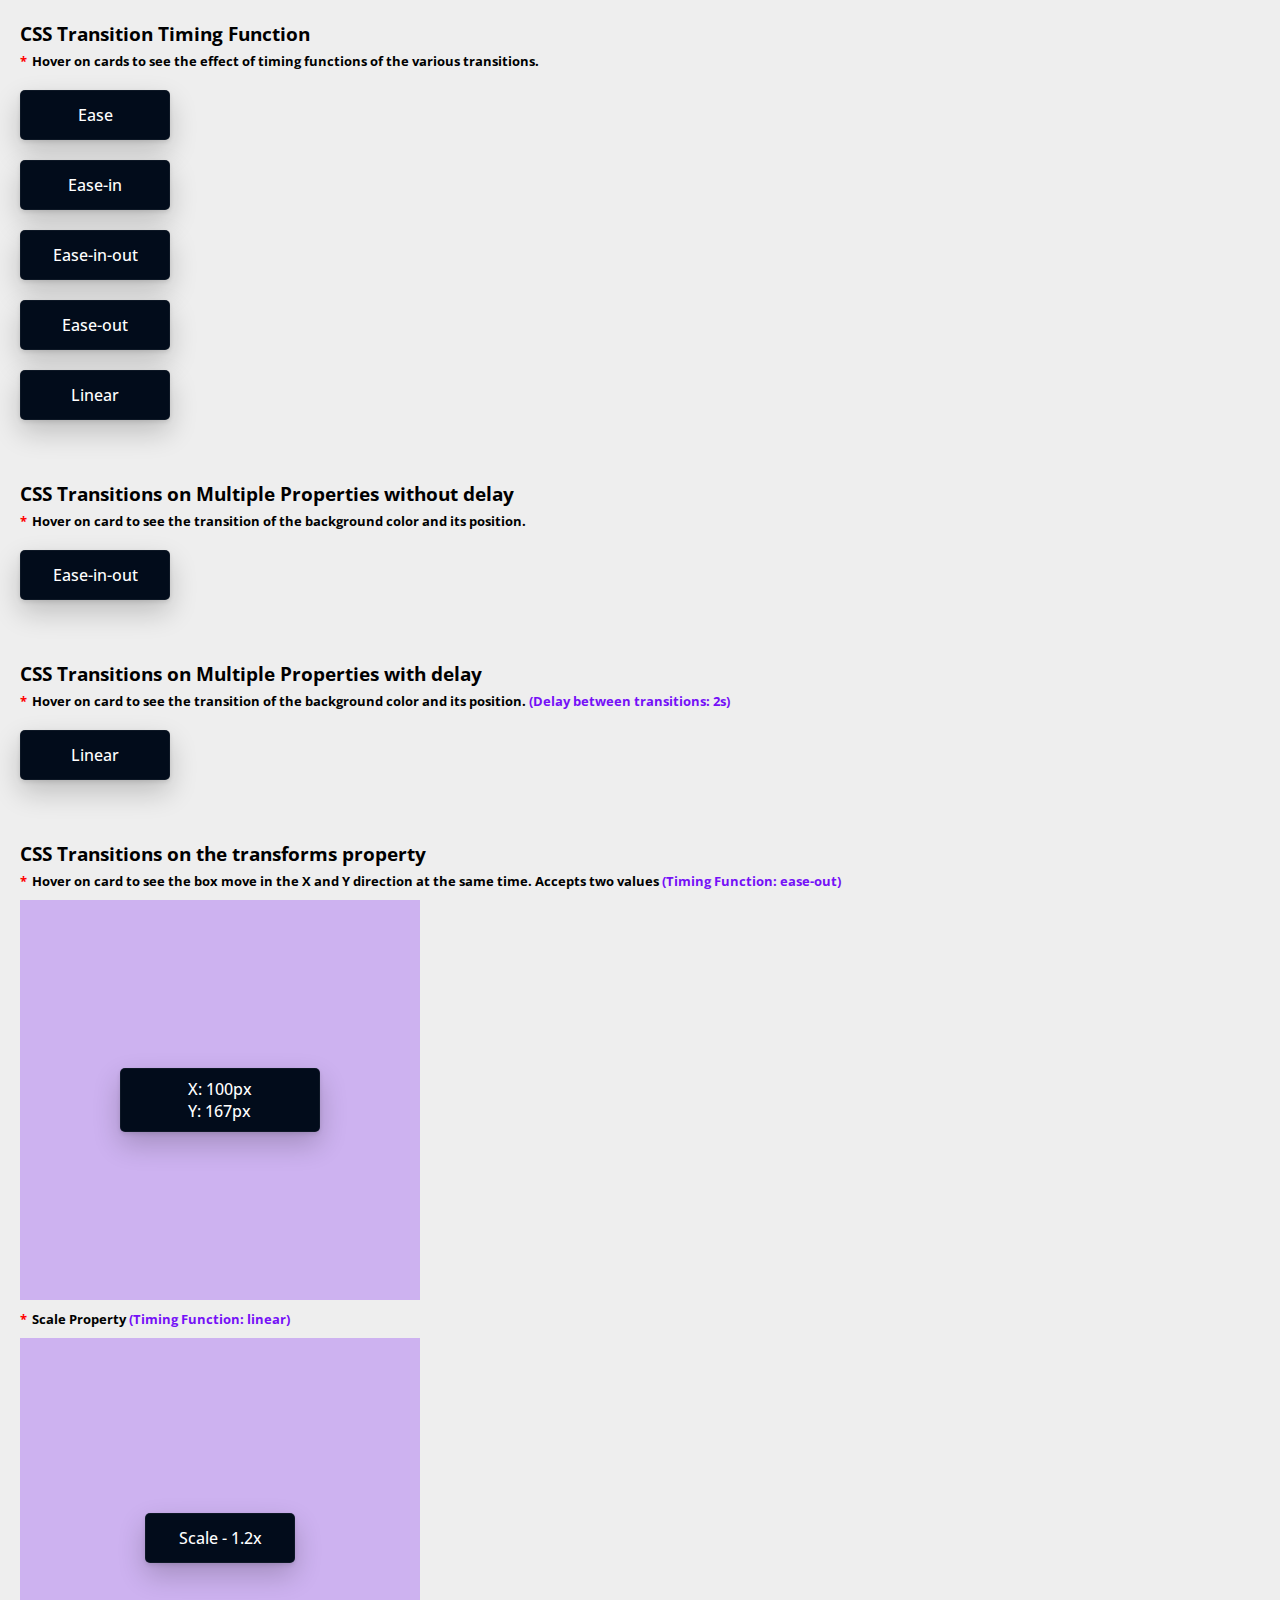
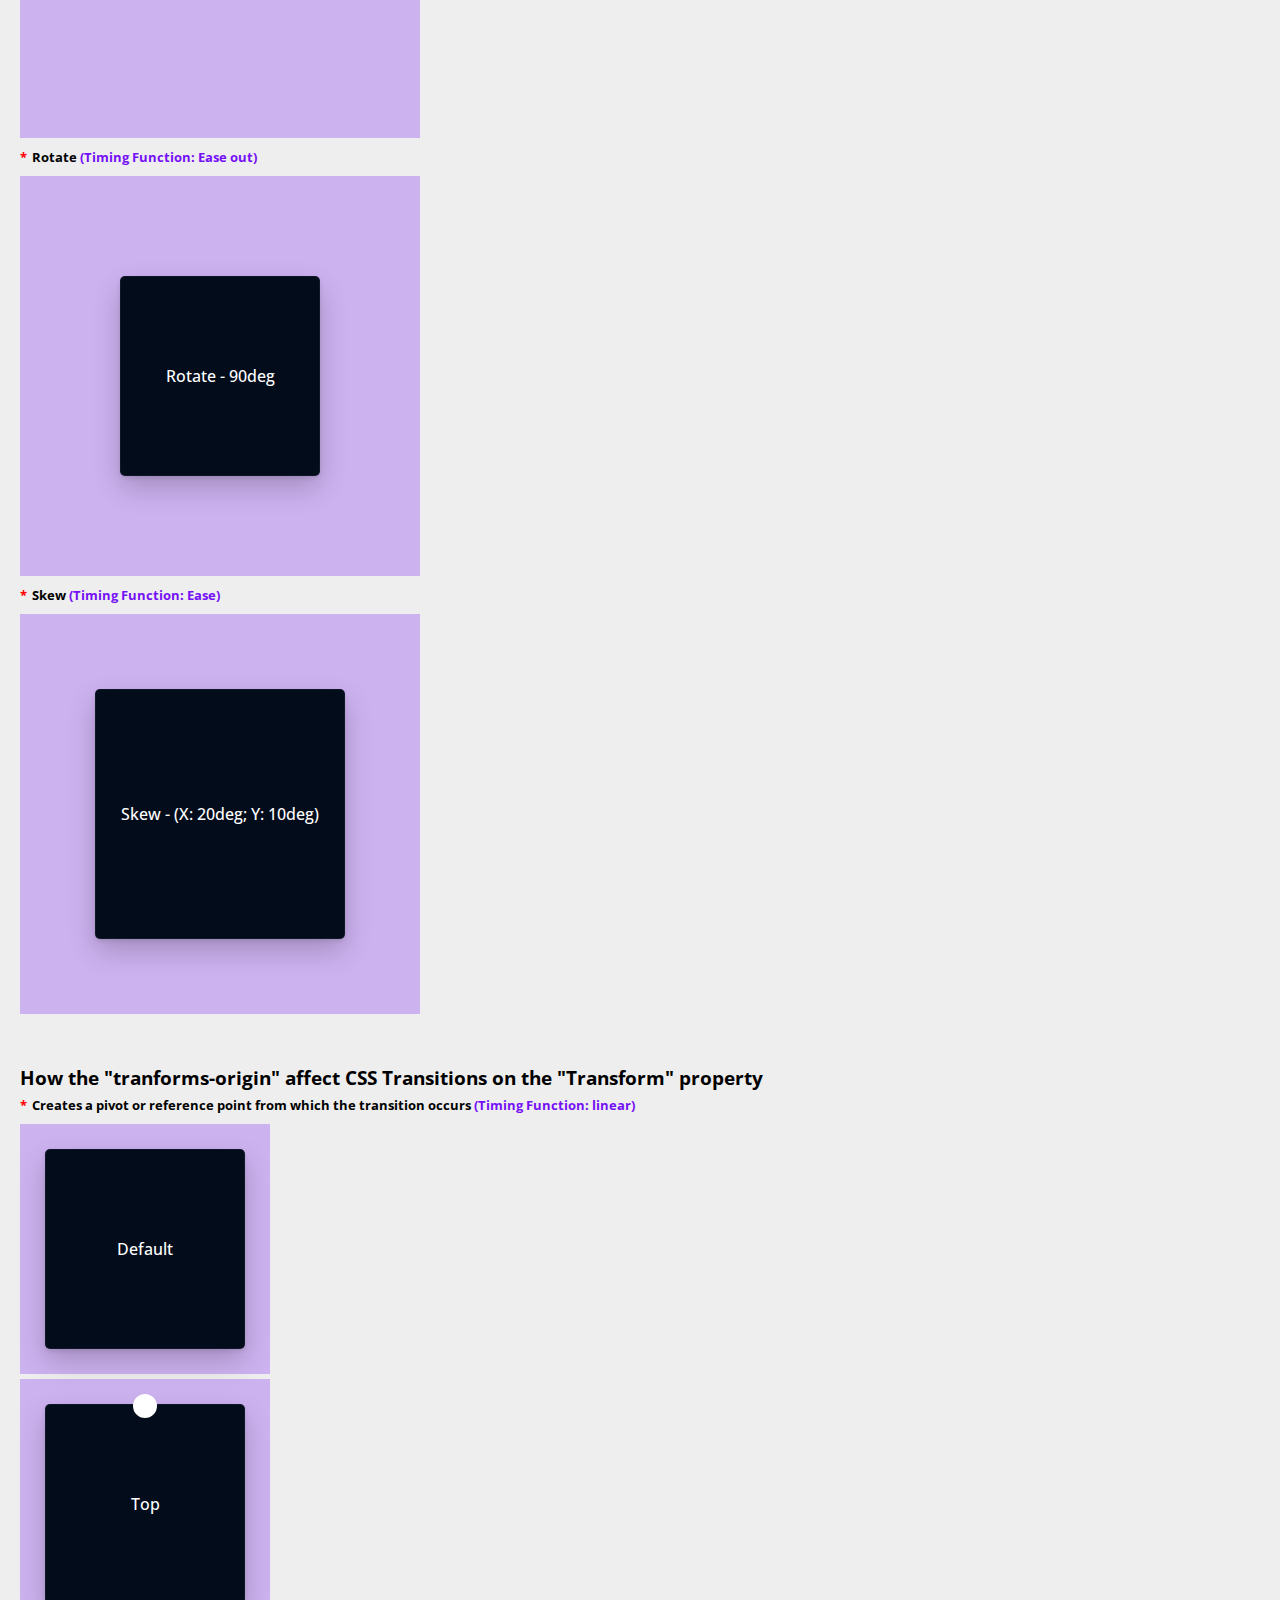
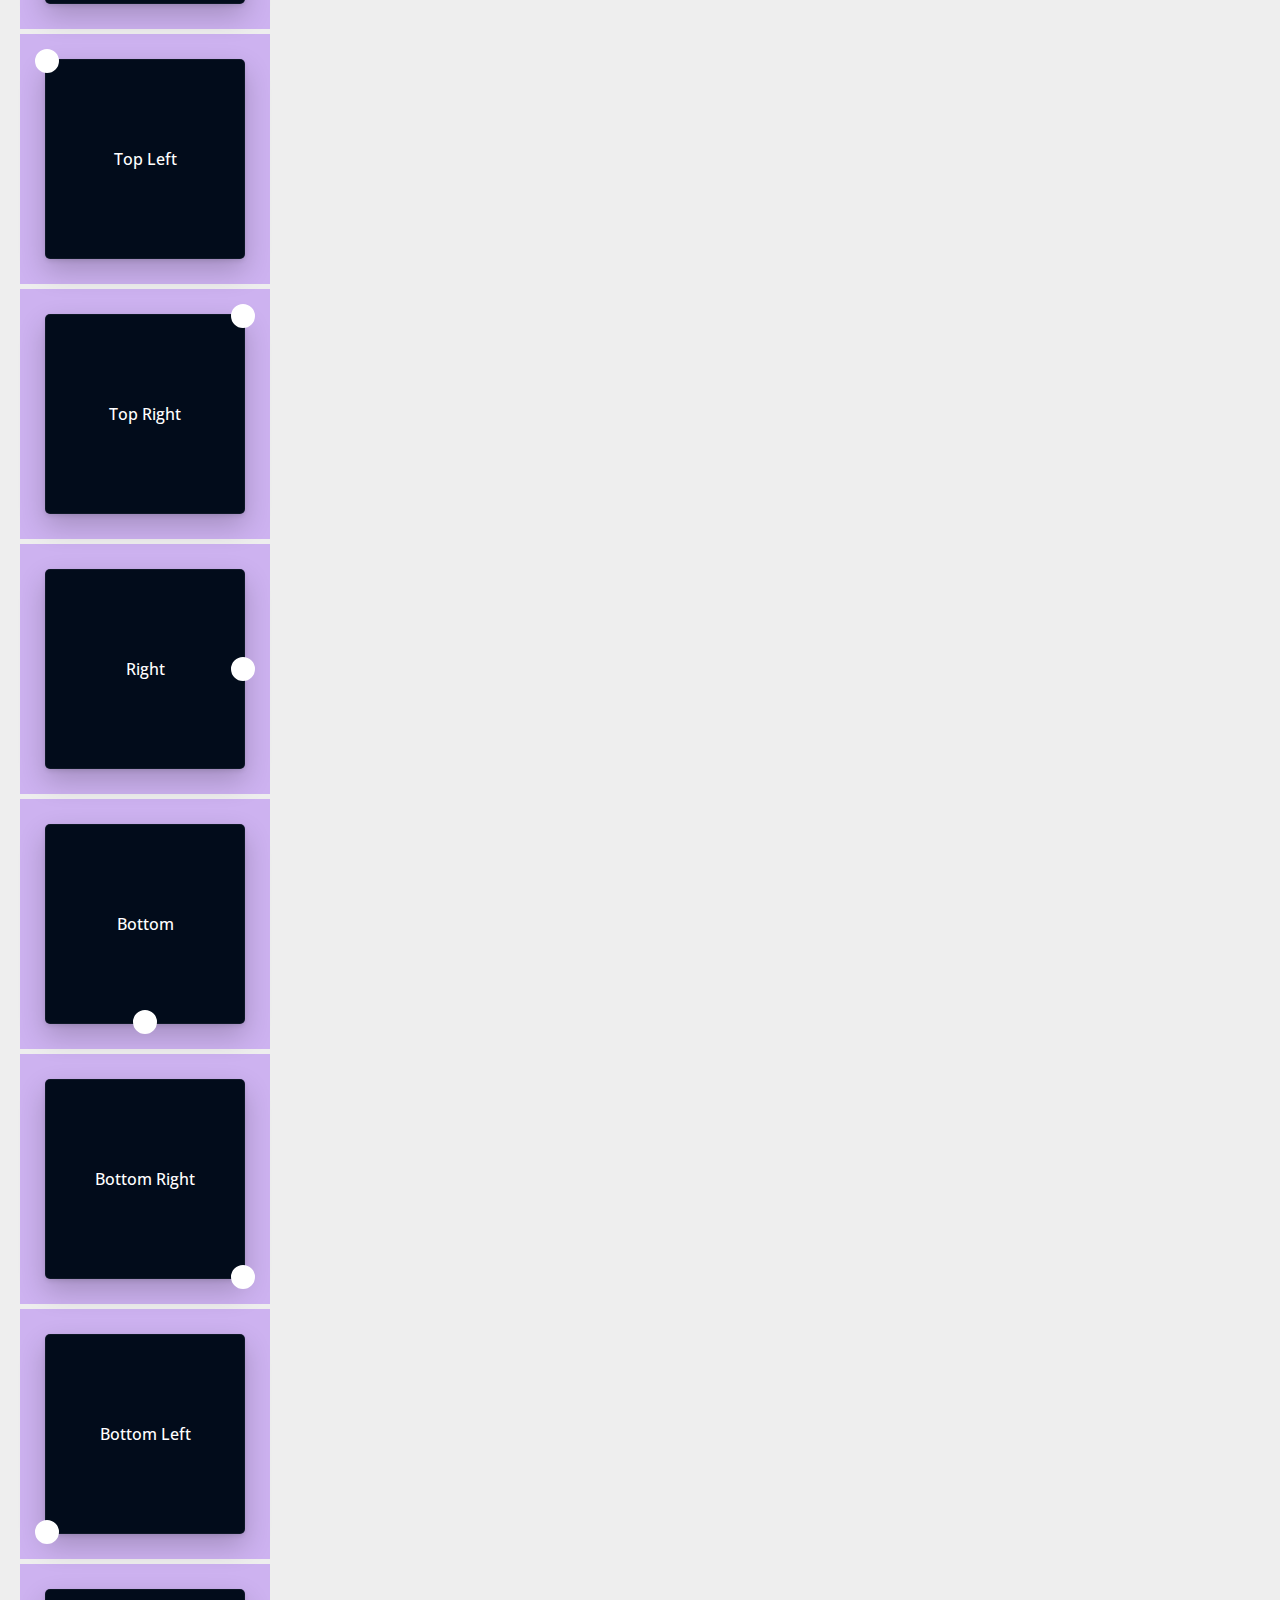
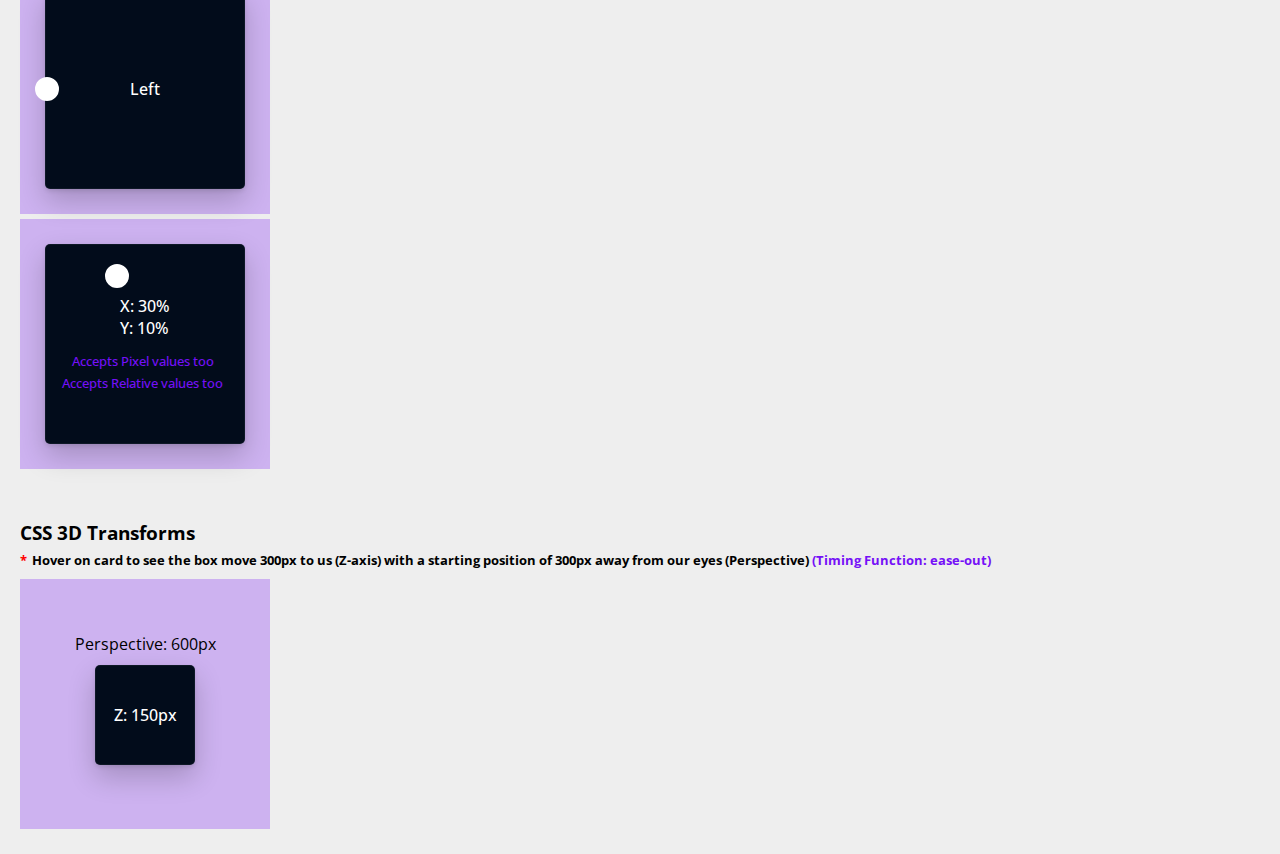
<file: Pages/CSS Transitions/transition.html>
<!DOCTYPE html>
<html lang="en">
  <head>
    <meta charset="UTF-8" />
    <meta http-equiv="X-UA-Compatible" content="IE=edge" />
    <meta name="viewport" content="width=device-width, initial-scale=1.0" />
    <title>Document</title>
    <link rel="stylesheet" href="../../CSS/transitions.css" />
    <link rel="stylesheet" href="../../index.css" />
  </head>
  <body>
    <h4>CSS Transition Timing Function</h4>
    <h5 style="margin-bottom: 10px">
      <span class="title">*</span>Hover on cards to see the effect of timing
      functions of the various transitions.
    </h5>
    <div class="box-container">
      <aside class="box ease">Ease</aside>
      <aside class="box ease_in">Ease-in</aside>
      <aside class="box ease_in_out">Ease-in-out</aside>
      <aside class="box ease_out">Ease-out</aside>
      <aside class="box linear">Linear</aside>
    </div>

    <h4 style="margin-top: 50px">
      CSS Transitions on Multiple Properties without delay
    </h4>
    <h5 style="margin-bottom: 10px">
      <span class="title">*</span>Hover on card to see the transition of the
      background color and its position.
    </h5>
    <div class="box-container">
      <aside class="box ease_in multiple">Ease-in-out</aside>
    </div>

    <!-- With even mult-->
    <h4 style="margin-top: 50px">
      CSS Transitions on Multiple Properties with delay
    </h4>
    <h5 style="margin-bottom: 10px">
      <span class="title">*</span>Hover on card to see the transition of the
      background color and its position.
      <span class="title_emph">(Delay between transitions: 2s)</span>
    </h5>
    <div class="box-container">
      <aside class="box linear multiple_delay">Linear</aside>
    </div>

    <!--  -->
    <h4 style="margin-top: 50px">CSS Transitions on the transforms property</h4>
    <h5 style="margin-bottom: 10px">
      <span class="title">*</span>Hover on card to see the box move in the X and
      Y direction at the same time. Accepts two values
      <span class="title_emph">(Timing Function: ease-out)</span>
    </h5>
    <div class="box-container transform">
      <aside class="box trans_X_Y">X: 100px <br />Y: 167px</aside>
    </div>
    <h5 style="margin-bottom: 10px; margin-top: 10px">
      <span class="title">*</span>Scale Property
      <span class="title_emph">(Timing Function: linear)</span>
    </h5>
    <div class="box-container transform">
      <aside class="box linear trans_scale">Scale - 1.2x</aside>
    </div>
    <h5 style="margin-bottom: 10px; margin-top: 10px">
      <span class="title">*</span>Rotate
      <span class="title_emph">(Timing Function: Ease out)</span>
    </h5>
    <div class="box-container transform">
      <aside class="box ease_out trans_rotate">Rotate - 90deg</aside>
    </div>
    <h5 style="margin-bottom: 10px; margin-top: 10px">
      <span class="title">*</span>Skew
      <span class="title_emph">(Timing Function: Ease)</span>
    </h5>
    <div class="box-container transform">
      <aside class="box ease trans_skew">Skew - (X: 20deg; Y: 10deg)</aside>
    </div>
    <!--  -->
    <h4 style="margin-top: 50px">
      How the "tranforms-origin" affect CSS Transitions on the "Transform"
      property
    </h4>
    <h5 style="margin-bottom: 10px">
      <span class="title">*</span>Creates a pivot or reference point from which
      the transition occurs
      <span class="title_emph">(Timing Function: linear)</span>
    </h5>
    <div class="box-container transform-origin">
      <aside class="box linear trans_origin default">Default</aside>
    </div>
    <div class="box-container transform-origin">
      <aside class="box linear trans_origin top">Top</aside>
    </div>
    <div class="box-container transform-origin">
      <aside class="box linear trans_origin top_left">Top Left</aside>
    </div>
    <div class="box-container transform-origin">
      <aside class="box linear trans_origin top_right">Top Right</aside>
    </div>
    <div class="box-container transform-origin">
      <aside class="box linear trans_origin right">Right</aside>
    </div>
    <div class="box-container transform-origin">
      <aside class="box linear trans_origin bottom">Bottom</aside>
    </div>
    <div class="box-container transform-origin">
      <aside class="box linear trans_origin bottom_right">Bottom Right</aside>
    </div>
    <div class="box-container transform-origin">
      <aside class="box linear trans_origin bottom_left">Bottom Left</aside>
    </div>
    <div class="box-container transform-origin">
      <aside class="box linear trans_origin left">Left</aside>
    </div>
    <div class="box-container transform-origin">
      <aside class="box linear trans_origin with_percentage">
        X: 30% <br />Y: 10% <br />
        <span style="margin-top: 10px" class="title"
          ><span class="title_emph">Accepts Pixel values too</span></span
        >
        <span class="title"
          ><span class="title_emph">Accepts Relative values too</span></span
        >
      </aside>
    </div>
    <!--  -->
    <h4 style="margin-top: 50px">CSS 3D Transforms</h4>
    <h5 style="margin-bottom: 10px">
      <span class="title">*</span>Hover on card to see the box move 300px to us
      (Z-axis) with a starting position of 300px away from our eyes
      (Perspective)
      <span class="title_emph">(Timing Function: ease-out)</span>
    </h5>
    <div class="box-container transform-origin perspective">
      Perspective: 600px
      <aside class="box trans_Z">Z: 150px</aside>
    </div>
  </body>
</html>
</file>
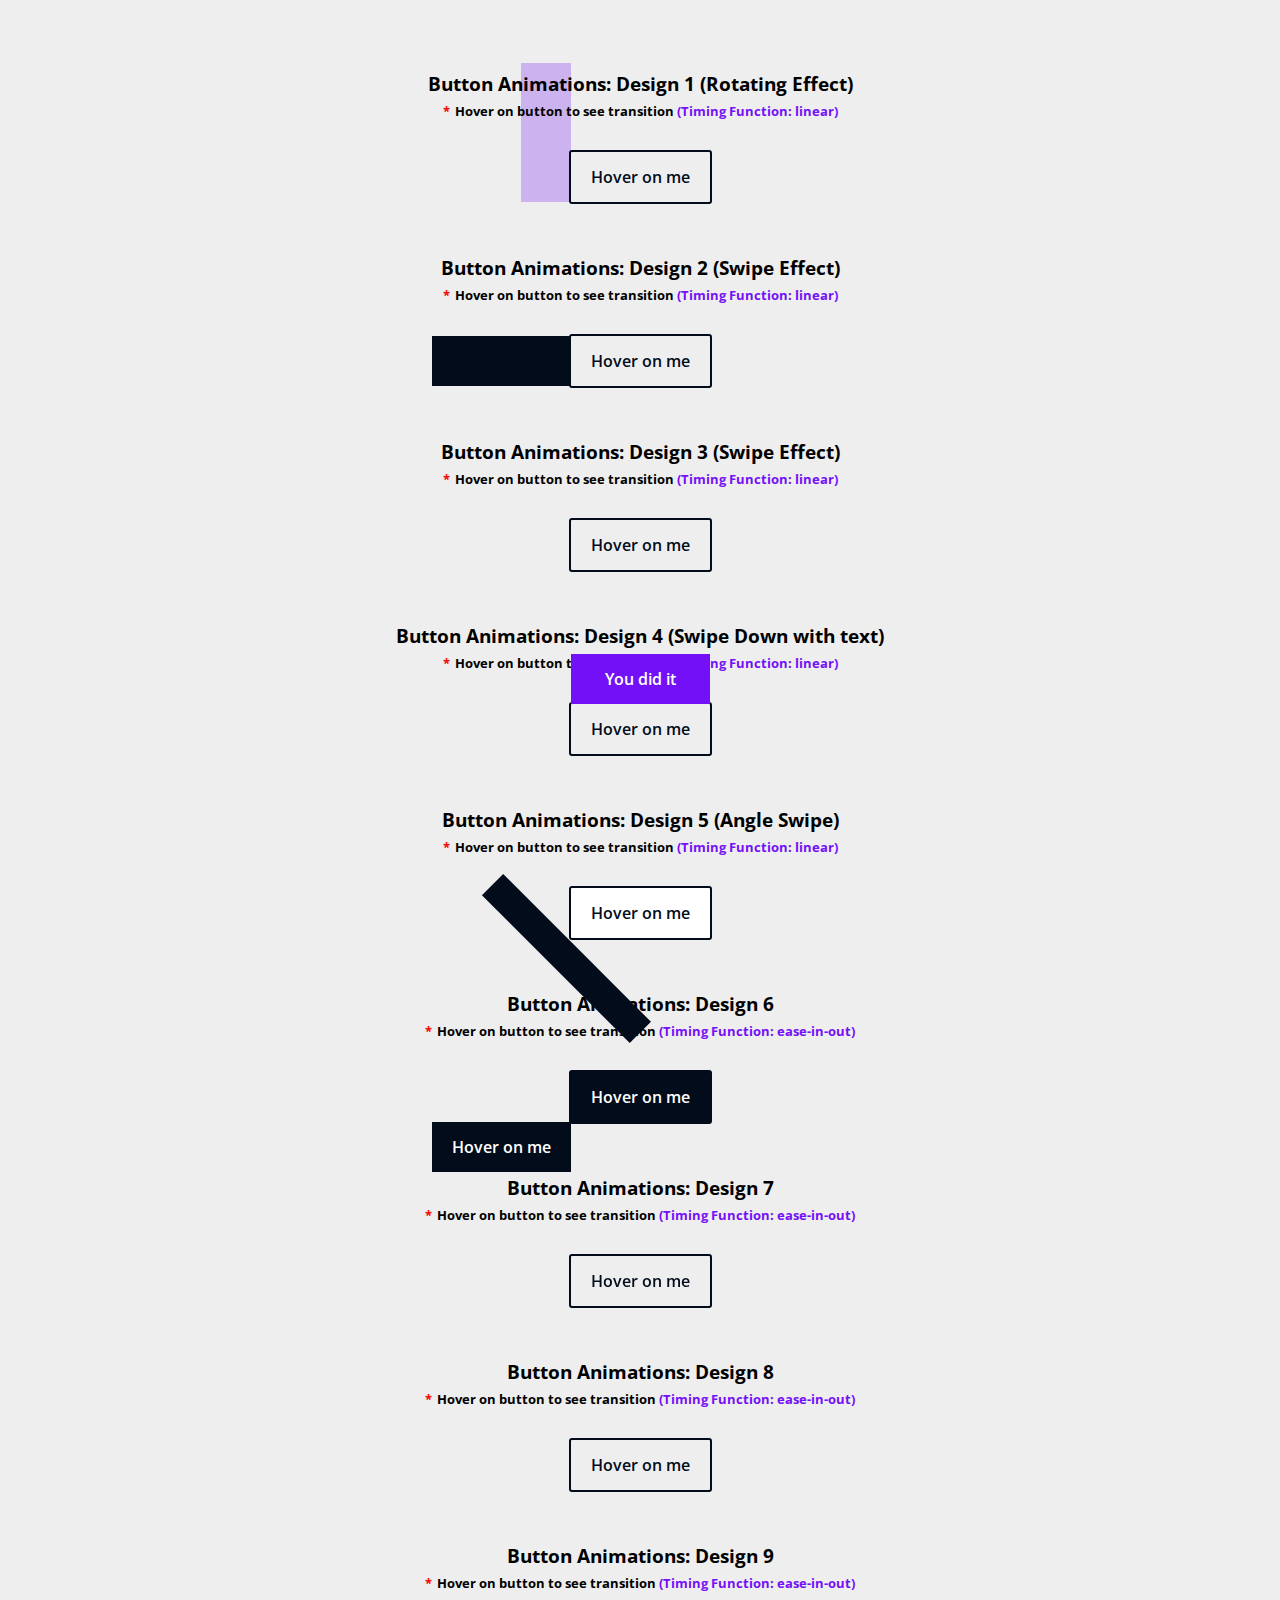
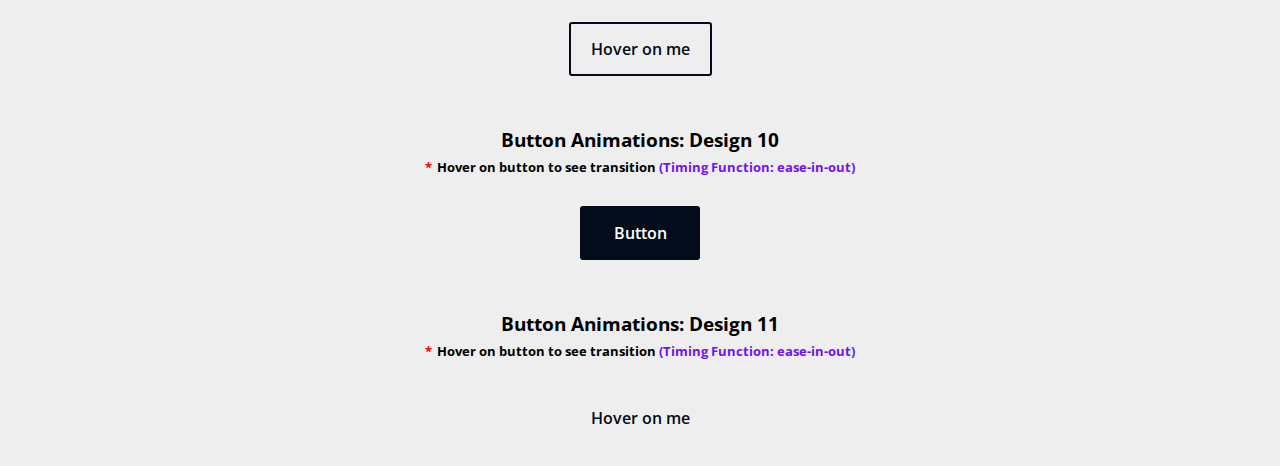
<file: Pages/Button Animations/Design 1/button_1.html>
<!DOCTYPE html>
<html lang="en">
  <head>
    <meta charset="UTF-8" />
    <meta http-equiv="X-UA-Compatible" content="IE=edge" />
    <meta name="viewport" content="width=device-width, initial-scale=1.0" />
    <title>Button Animation 1</title>
    <link rel="stylesheet" href="../button_animations.css" />
    <link rel="stylesheet" href="../../../index.css" />
  </head>
  <body
    style="
      display: flex;
      align-items: center;
      justify-content: center;
      flex-direction: column;
    "
  >
    <h4 style="margin-top: 50px">
      Button Animations: Design 1 (Rotating Effect)
    </h4>
    <h5 style="margin-bottom: 10px">
      <span class="title">*</span>Hover on button to see transition
      <span class="title_emph">(Timing Function: linear)</span>
    </h5>
    <a class="button design_1">Hover on me</a>
    <h4 style="margin-top: 50px">Button Animations: Design 2 (Swipe Effect)</h4>
    <h5 style="margin-bottom: 10px">
      <span class="title">*</span>Hover on button to see transition
      <span class="title_emph">(Timing Function: linear)</span>
    </h5>
    <a class="button linear swipe">Hover on me</a>
    <h4 style="margin-top: 50px">Button Animations: Design 3 (Swipe Effect)</h4>
    <h5 style="margin-bottom: 10px">
      <span class="title">*</span>Hover on button to see transition
      <span class="title_emph">(Timing Function: linear)</span>
    </h5>
    <a class="button linear anim_3">Hover on me</a>
    <h4 style="margin-top: 50px">
      Button Animations: Design 4 (Swipe Down with text)
    </h4>
    <h5 style="margin-bottom: 10px">
      <span class="title">*</span>Hover on button to see transition
      <span class="title_emph">(Timing Function: linear)</span>
    </h5>
    <a class="button linear swipe-with-text">Hover on me</a>
    <h4 style="margin-top: 50px">Button Animations: Design 5 (Angle Swipe)</h4>
    <h5 style="margin-bottom: 10px">
      <span class="title">*</span>Hover on button to see transition
      <span class="title_emph">(Timing Function: linear)</span>
    </h5>
    <a class="button linear angle-swipe">Hover on me</a>
    <h4 style="margin-top: 50px">Button Animations: Design 6</h4>
    <h5 style="margin-bottom: 10px">
      <span class="title">*</span>Hover on button to see transition
      <span class="title_emph">(Timing Function: ease-in-out)</span>
    </h5>
    <a class="button linear des_6">Hover on me</a>
    <h4 style="margin-top: 50px">Button Animations: Design 7</h4>
    <h5 style="margin-bottom: 10px">
      <span class="title">*</span>Hover on button to see transition
      <span class="title_emph">(Timing Function: ease-in-out)</span>
    </h5>
    <a class="button ease_in_out des_7">Hover on me</a>
    <h4 style="margin-top: 50px">Button Animations: Design 8</h4>
    <h5 style="margin-bottom: 10px">
      <span class="title">*</span>Hover on button to see transition
      <span class="title_emph">(Timing Function: ease-in-out)</span>
    </h5>
    <button class="button ease_in_out des_8">Hover on me</button>
    <h4 style="margin-top: 50px">Button Animations: Design 9</h4>
    <h5 style="margin-bottom: 10px">
      <span class="title">*</span>Hover on button to see transition
      <span class="title_emph">(Timing Function: ease-in-out)</span>
    </h5>
    <button class="button ease_in_out des_9">Hover on me</button>
    <h4 style="margin-top: 50px">Button Animations: Design 10</h4>
    <h5 style="margin-bottom: 10px">
      <span class="title">*</span>Hover on button to see transition
      <span class="title_emph">(Timing Function: ease-in-out)</span>
    </h5>
    <button class="button ease_in_out des_10">Button</button>
    <h4 style="margin-top: 50px">Button Animations: Design 11</h4>
    <h5 style="margin-bottom: 10px">
      <span class="title">*</span>Hover on button to see transition
      <span class="title_emph">(Timing Function: ease-in-out)</span>
    </h5>
    <button class="button ease_in_out des_11"><span></span>Hover on me</button>
  </body>
</html>
</file>
<file: CSS/transitions.css>
.box-container {
  display: flex;
  flex-direction: column;
  align-items: flex-start;
}

.box-container.transform,
.box-container.transform-origin {
  width: 400px;
  height: 400px;
  background-color: #7410f744;
  display: flex;
  align-items: center;
  justify-content: center;
  margin-bottom: 5px;
}
.box-container.transform-origin {
  width: 250px;
  height: 250px;
  background-color: #7410f744;
}
.box-container.transform-origin.perspective {
  perspective: 600px;
}

/* Box Styles */

.box {
  width: 150px;
  height: 50px;
  background-color: #020c1b;
  color: white;
  border-radius: 5px;
  margin: 10px 0px;
  display: flex;
  flex-direction: column;
  align-items: center;
  justify-content: center;
  font-weight: 500;
  cursor: pointer;
  transition-property: transform;
  transition-duration: 2s;
  box-shadow: rgba(0, 0, 0, 0.2) 0px 12px 28px 0px,
    rgba(0, 0, 0, 0.1) 0px 2px 4px 0px,
    rgba(255, 255, 255, 0.05) 0px 0px 0px 1px inset;
}

.box.multiple {
  transition: background-color 2s ease-in-out, transform 2s ease-in-out;
}

.box.multiple_delay {
  transition: background-color 2s ease-in-out, transform 2s ease-in-out 2s;
}

.box.trans_X_Y,
.box.trans_Z {
  width: 200px;
  height: unset;
  padding: 10px 0px;
  transition: transform 2s ease-out;
}

.box.trans_Z {
  width: 100px;
  height: 100px;
}

.box.trans_scale {
  transition: transform 0.5s ease-out;
}

.box.trans_rotate,
.box.trans_origin,
.box.trans_skew {
  width: 200px;
  height: 200px;
}

.box.trans_origin {
  position: relative;
}

.box.trans_origin::after {
  content: '';
  position: absolute;
  width: 20px;
  height: 20px;
  background: white;
  border: 2px solid white;
  border-radius: 20px;
}

.box.trans_skew {
  width: 250px;
  height: 250px;
}

/* Hover styles */

.box:hover {
  transform: translateX(600px);
}

/* multiple props with delay */
.box.multiple:hover {
  background-color: #007bff;
  transform: translateX(600px);
}

/* multiple props with delay  */
.box.multiple_delay:hover {
  background-color: #007bff;
  transform: translateX(600px);
}

/* Transition of the transform property */
.box.trans_X_Y:hover {
  transform: translate(100px, 167px);
}
.box.trans_Z:hover {
  transform: translateZ(150px);
}
.box.trans_scale:hover {
  transform: scale(1.2);
}
.box.trans_rotate:hover {
  transform: rotate(90deg);
}
.box.trans_skew:hover {
  transform: skew(20deg, 10deg);
}
.box.trans_origin:hover {
  transform: rotate(-10deg);
}

/* 
*** 
  TRANSFORM ORIGIN
*** 
*/

.box.trans_origin.default::after {
  display: none;
}

/* ---------------------------- */

.box.trans_origin.top {
  transform-origin: top;
}
.box.trans_origin.top::after {
  top: -10px;
}
.box.trans_origin.top_left {
  transform-origin: top left;
}
.box.trans_origin.top_left::after {
  top: -10px;
  left: -10px;
}
.box.trans_origin.top_right {
  transform-origin: top right;
}
.box.trans_origin.top_right::after {
  top: -10px;
  right: -10px;
}

/* ---------------------------- */

.box.trans_origin.right {
  transform-origin: right;
}
.box.trans_origin.right::after {
  right: -10px;
}

/* ---------------------------- */

.box.trans_origin.bottom {
  transform-origin: bottom;
}
.box.trans_origin.bottom::after {
  bottom: -10px;
}
.box.trans_origin.bottom_left {
  transform-origin: bottom left;
}
.box.trans_origin.bottom_left::after {
  bottom: -10px;
  left: -10px;
}
.box.trans_origin.bottom_right {
  transform-origin: bottom right;
}
.box.trans_origin.bottom_right::after {
  bottom: -10px;
  right: -10px;
}

/* ---------------------------- */

.box.trans_origin.left {
  transform-origin: left;
}
.box.trans_origin.left::after {
  left: -10px;
}

/* ---------------------------- */

.box.trans_origin.with_percentage {
  transform-origin: 30% 10%;
}
.box.trans_origin.with_percentage:hover {
  transform: rotate(360deg);
}
.box.trans_origin.with_percentage::after {
  left: 30%;
  top: 10%;
}

/* 
*** 
  <------ END ------>
*** 
*/
</file>
<file: index.css>
@import url('https://fonts.googleapis.com/css?family=Open+Sans|Playfair+Display+SC');

* {
  box-sizing: border-box;
  margin: 0px;
  padding: 0px;
  font-family: 'Open Sans', sans-serif;
}

body {
  padding: 20px;
  background-color: #eee;
}

h4 {
  font-size: 1.2rem;
  margin-bottom: 5px;
}

.title {
  color: red;
  margin-right: 5px;
}

.title_emph {
  font-size: 13.28px;
  color: #7510f7;
}

/* Transition Timing Funtions */
.ease {
  transition-timing-function: ease;
}

.ease_in {
  transition-timing-function: ease-in;
}

.ease_in_out {
  transition-timing-function: ease-in-out;
}

.ease_out {
  transition-timing-function: ease-out;
}

.linear {
  transition-timing-function: linear;
}
</file>
<file: Pages/Button Animations/button_animations.css>
.button {
  min-width: 120px;
  margin-top: 20px;
  cursor: pointer;
  padding: 14px 20px;
  border: 2px solid #020c1b;
  font-weight: 600;
  font-size: 1rem;
  border-radius: 3px;
  position: relative;
  color: #020c1b;
  transition: color 0.3s ease-in-out 0.2s;
  /* overflow: hidden; */
}

.button::after,
.button::before {
  position: absolute;
  content: '';
  width: 100%;
  height: 100%;
  display: flex;
  align-items: center;
  justify-content: center;
}

/* Design 1 */
.button.design_1::after {
  bottom: 0px;
  right: 0px;
  background-color: #7410f744;
  transform: rotate(-90deg);
  transition: transform 0.3s ease-in-out;
  transform-origin: bottom left;
  z-index: -1;
}

.button.design_1:hover::after {
  transform: rotateZ(0deg);
}

/* Swipe Animation */
.button.swipe::after {
  bottom: 0px;
  right: 0px;
  background-color: #020c1b;
  transform: translateX(-100%);
  transition: transform 0.5s;
  z-index: -1;
}
.button.swipe:hover {
  color: white;
}
.button.swipe:hover::after {
  transform: translateX(0%);
}

/* animation 3 */
.button.anim_3:hover {
  color: white;
}
.button.anim_3::after,
.button.anim_3::before {
  top: 0px;
  left: 0px;
  background-color: #020c1b;
  transform: rotateX(90deg);
  transition: transform 0.6s ease-out;
  z-index: -1;
}
.button.anim_3:hover::after {
  transform: rotateX(0deg);
}
.button.anim_3::before {
  transform: rotateY(90deg);
}
.button.anim_3:hover::before {
  transform: rotateY(0deg);
}

/* Swipe down with text */
.button.swipe-with-text {
  position: relative;
}

.button.swipe-with-text:after {
  content: 'You did it';
  background-color: #7410f7;
  color: white;
  left: 0px;
  top: -100%;
  display: flex;
  align-items: center;
  justify-content: center;
  transition: all 0.5s;
}
.button.swipe-with-text:hover::after {
  top: 0px;
}

/* Angle Swipe */

.button.angle-swipe {
  background-color: white;
  transition: all 0.7s ease-in-out;
}
.button.angle-swipe:hover {
  background-color: #7410f7;
  color: white;
}

.button.angle-swipe:after {
  content: '';
  background-color: #020c1b;
  width: 150%;
  height: 30px;
  left: 0px;
  bottom: 0;
  transform: rotate(45deg) translate(-25%, 340%);
  transition: all 0.6s ease-in-out;
  transform-origin: center;
}

.button.angle-swipe:hover:after {
  background-color: #020c1b;
  transform: rotate(45deg) translate(-25%, -220%);
}

/* Design 6 */
.button.des_6 {
  color: #eee;
}
.button.des_6::after {
  content: 'Hover on me';
  background-color: #020c1b;
  color: white;
  width: 100%;
  height: 100%;
  left: 0px;
  bottom: 0;
  transition: all 0.6s ease-in-out;
  transform-origin: center;
  display: flex;
  align-items: center;
  justify-content: center;
}

.button.des_6:hover::after {
  transform: translate(100%, -100%);
}
.button.des_6::before {
  content: 'Hover on me';
  background-color: #020c1b;
  color: white;
  width: 100%;
  height: 100%;
  left: 0px;
  bottom: 0;
  transition: all 0.6s ease-in-out;
  transform-origin: center;
  display: flex;
  align-items: center;
  justify-content: center;
  transform: translate(-100%, 100%);
}

.button.des_6:hover::before {
  transform: translate(0, 0);
}

/* Design 7 */
.button.des_7 {
  color: #020c1b;
  perspective: 500px;
}
.button.des_7::after {
  content: 'Hover on me';
  left: 0px;
  bottom: 0;
  transition: all 0.6s ease-in-out;
  transform-origin: center;
  display: flex;
  align-items: center;
  justify-content: center;
  transform: translateZ(800px);
}

.button.des_7:hover::after {
  background-color: #020c1b;
  color: white;
  transform: translateZ(0px);
  width: 100%;
  height: 100%;
}

/* Design 8 */
.button.des_8 {
  background-color: transparent;
}
.button.des_8:hover {
  color: white;
}
.button.des_8::before {
  content: '';
  left: 0px;
  top: 0;
  width: 100%;
  height: 0%;
  background-color: #020c1b;
  transition: all 0.5s;
  border-radius: 0 0 50% 50%;
  z-index: -1;
}

.button.des_8:hover::before {
  height: 200%;
}

/* Design 9 */
.button.des_9 {
  color: #020c1b;
  background-color: transparent;
}
.button.des_9:hover {
  color: white;
}
.button.des_9::before {
  content: 'Hover on me';
  left: 0px;
  top: 0;
  width: 100%;
  height: 100%;
  background-color: #020c1b;
  transition: all 0.5s;
  transform: rotateX(270deg);
  transform-origin: top;
}

.button.des_9:hover::before {
  transform: rotateX(0deg);
}
.button.des_9::after {
  content: 'Hover on me';
  left: 0px;
  top: 0;
  width: 100%;
  height: 100%;
  background-color: #7410f7;
  color: white;
  transform: rotateX(270deg);
  transition: all 0.5s;
  transition-delay: 0.5s;
  transform-origin: top;
}

.button.des_9:hover::after {
  transform: rotateX(0deg);
}

/* Design 10 */
.button.des_10 {
  color: transparent;
  background-color: transparent;
}

.button.des_10::before,
.button.des_10::after {
  content: 'Button';
  left: 0px;
  top: 0;
  width: 100%;
  height: 100%;
  background-color: #020c1b;
  color: white;
  transition: all 0.5s;
  opacity: 1;
}
.button.des_10::after {
  opacity: 0;
  left: -100%;
  transform: translateX(0%) scale(0);
}

.button.des_10:hover::before {
  opacity: 1;
  transform: translateX(100%) scale(0) rotateY(360deg);
}

.button.des_10:hover::after {
  opacity: 1;
  left: 0%;
  transform: translateX(0%) scale(1) rotateY(360deg);
}

/* Design 11 */
.button.des_11 {
  position: relative;
  border-color: transparent;
  background-color: transparent;
  display: flex;
  align-items: center;
  padding: 15px 25px;
  transition: all 0.5s;
}

.button.des_11::after,
.button.des_11::before {
  top: 50%;
  content: '';
  position: absolute;
  width: 15px;
  height: 15px;
  border-radius: 100%;
  background-color: #020c1b;
  transition: all 0.3s;
  z-index: -1;
  opacity: 0;
}

.button.des_11::after {
  box-shadow: -50px 0 0 #7410f7;
  left: 0;
  transform: translateY(-50%) translateX(-50px);
}

.button.des_11::before {
  box-shadow: 50px 0 0 #7410f7;
  right: 0;
  transform: translateY(-50%) translateX(50px);
}

.button.des_11:hover::after {
  left: 50%;
  box-shadow: 30px 0 0 #020c1b;
  transform: translateY(-50%) translateX(-50%);
  opacity: 1;
}

.button.des_11:hover::before {
  right: 50%;
  box-shadow: -30px 0 0 #020c1b;
  transform: translateY(-50%) translateX(50%);
  opacity: 1;
}

.button.des_11 span {
  position: absolute;
  width: 100%;
  height: 100%;
  left: 0;
  top: 0;
  background-color: #020c1b;
  border-radius: 5px;
  transform: scale(0);
  transition: all 0.3s ease-out 0.3s;
  z-index: -1;
}

.button.des_11:hover {
  color: white;
}
.button.des_11:hover span {
  transform: scale(1);
}
</file>
